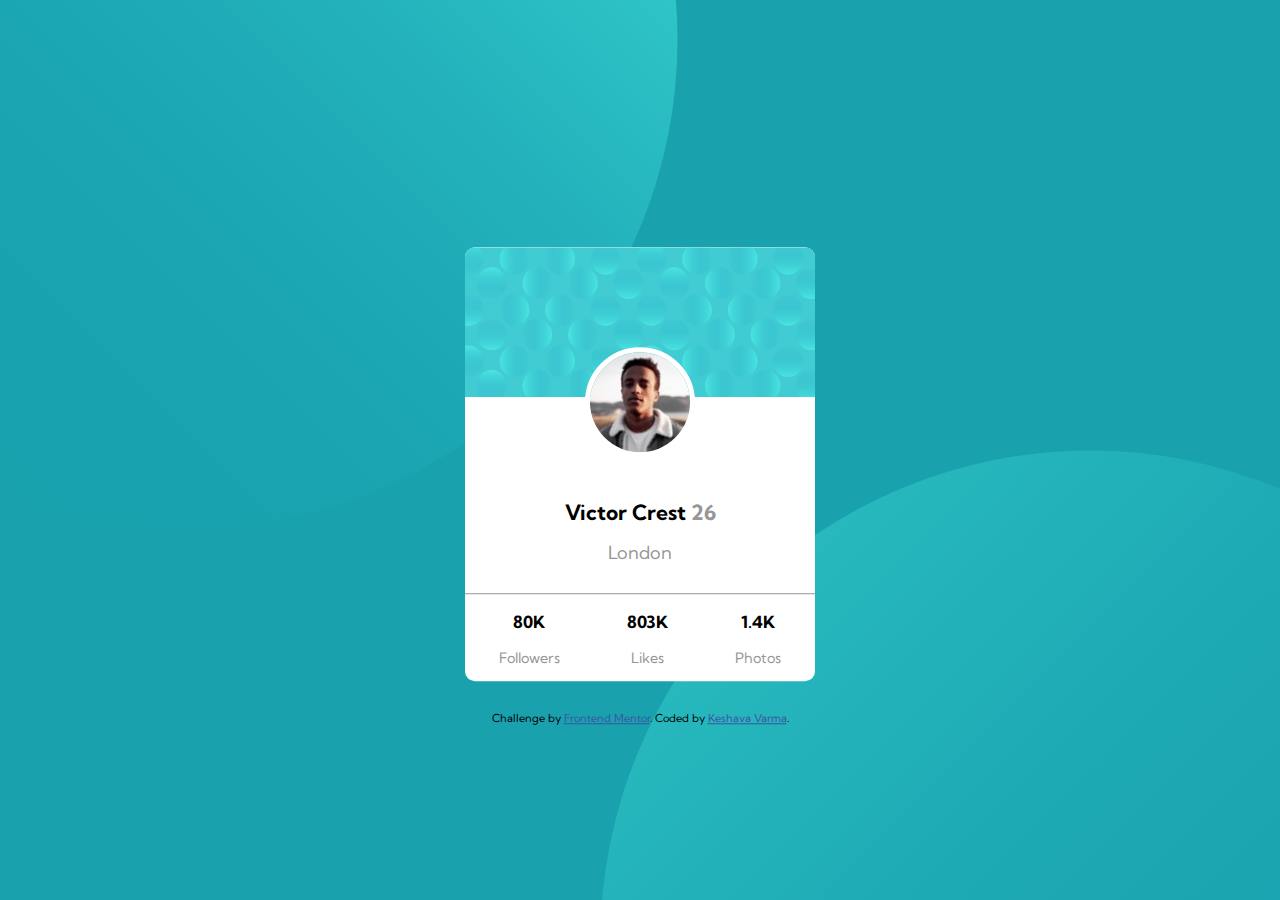
<file: profile-card-component-main/index.html>
<!DOCTYPE html>
<html lang="en">
  <head>
    <meta charset="UTF-8" />
    <meta name="viewport" content="width=device-width, initial-scale=1.0" />
    <!-- displays site properly based on user's device -->

    <link
      rel="icon"
      type="image/png"
      sizes="32x32"
      href="./images/favicon-32x32.png"
    />
    <link
      href="https://fonts.googleapis.com/css2?family=Kumbh+Sans:wght@400;700&display=swap"
      rel="stylesheet"
    />
    <link rel="stylesheet" href="style.css" />
    <title>Frontend Mentor | Profile card component</title>

    <!-- Feel free to remove these styles or customise in your own stylesheet 👍 -->
  </head>
  <body>
    <div class="container">
      <div class="card">
        <img src="images/bg-pattern-card.svg" alt="svg pattern" class="top" />
        <div class="middle">
          <img src="images/image-victor.jpg" alt="profile pic" class="img" />
          <h3>Victor Crest <span>26</span></h3>
          <p>London</p>
        </div>
        <div class="bottom">
          <div>
            <h3>80K</h3>
            <p>Followers</p>
          </div>
          <div>
            <h3>803K</h3>
            <p>Likes</p>
          </div>
          <div>
            <h3>1.4K</h3>
            <p>Photos</p>
          </div>
        </div>
      </div>
      <div class="attribution">
        Challenge by
        <a href="https://www.frontendmentor.io?ref=challenge" target="_blank"
          >Frontend Mentor</a
        >. Coded by <a href="#">Keshava Varma</a>.
      </div>
    </div>
  </body>
</html>
</file>
<file: profile-card-component-main/style.css>
body {
  font-size: 18px;
  font-family: "Kumbh Sans", sans-serif;
  background-image: url(images/bg-pattern-top.svg),
    url(images/bg-pattern-bottom.svg);
  background-position: -300px -450px, 600px 450px;

  background-repeat: no-repeat, no-repeat;
  background-color: hsl(185, 75%, 39%);
  background-attachment: fixed;
  max-width: 100%;
  box-sizing: border-box;
}
.card {
  width: 350px;
  background: white;
  border-radius: 10px;
}
.container {
  width: 350px;
  position: relative;
  left: 50%;
  transform: translate(-50%, 50%);
}
.top {
  border-radius: 10px 10px 0px 0px;
  width: 100%;
  height: 150px;
}
.middle {
  background: white;
}

.middle .img {
  display: block;
  margin: auto;
  transform: translateY(-50%);
  width: 100px;
  height: 100px;
  border-radius: 50%;
  border: 5px solid white;
  background: green;
}
.middle h3 {
  display: block;
  margin: 0;
  text-align: center;
  transform: translateY(-50%);
}
span {
  color: hsl(0, 0%, 59%);
}
.middle p {
  display: block;
  margin-top: 0.8em;
  text-align: center;
  transform: translateY(-50%);
  color: hsl(0, 0%, 59%);
}
.bottom {
  font-size: 0.9rem;
  display: flex;
  justify-content: space-around;
  text-align: center;
  border-top: 1px solid hsl(0, 0%, 59%);
}
.bottom p {
  color: hsl(0, 0%, 59%);
}
.attribution {
  font-size: 11px;
  text-align: center;
  margin-top: 30px;
}
.attribution a {
  color: hsl(228, 45%, 44%);
}
</file>
